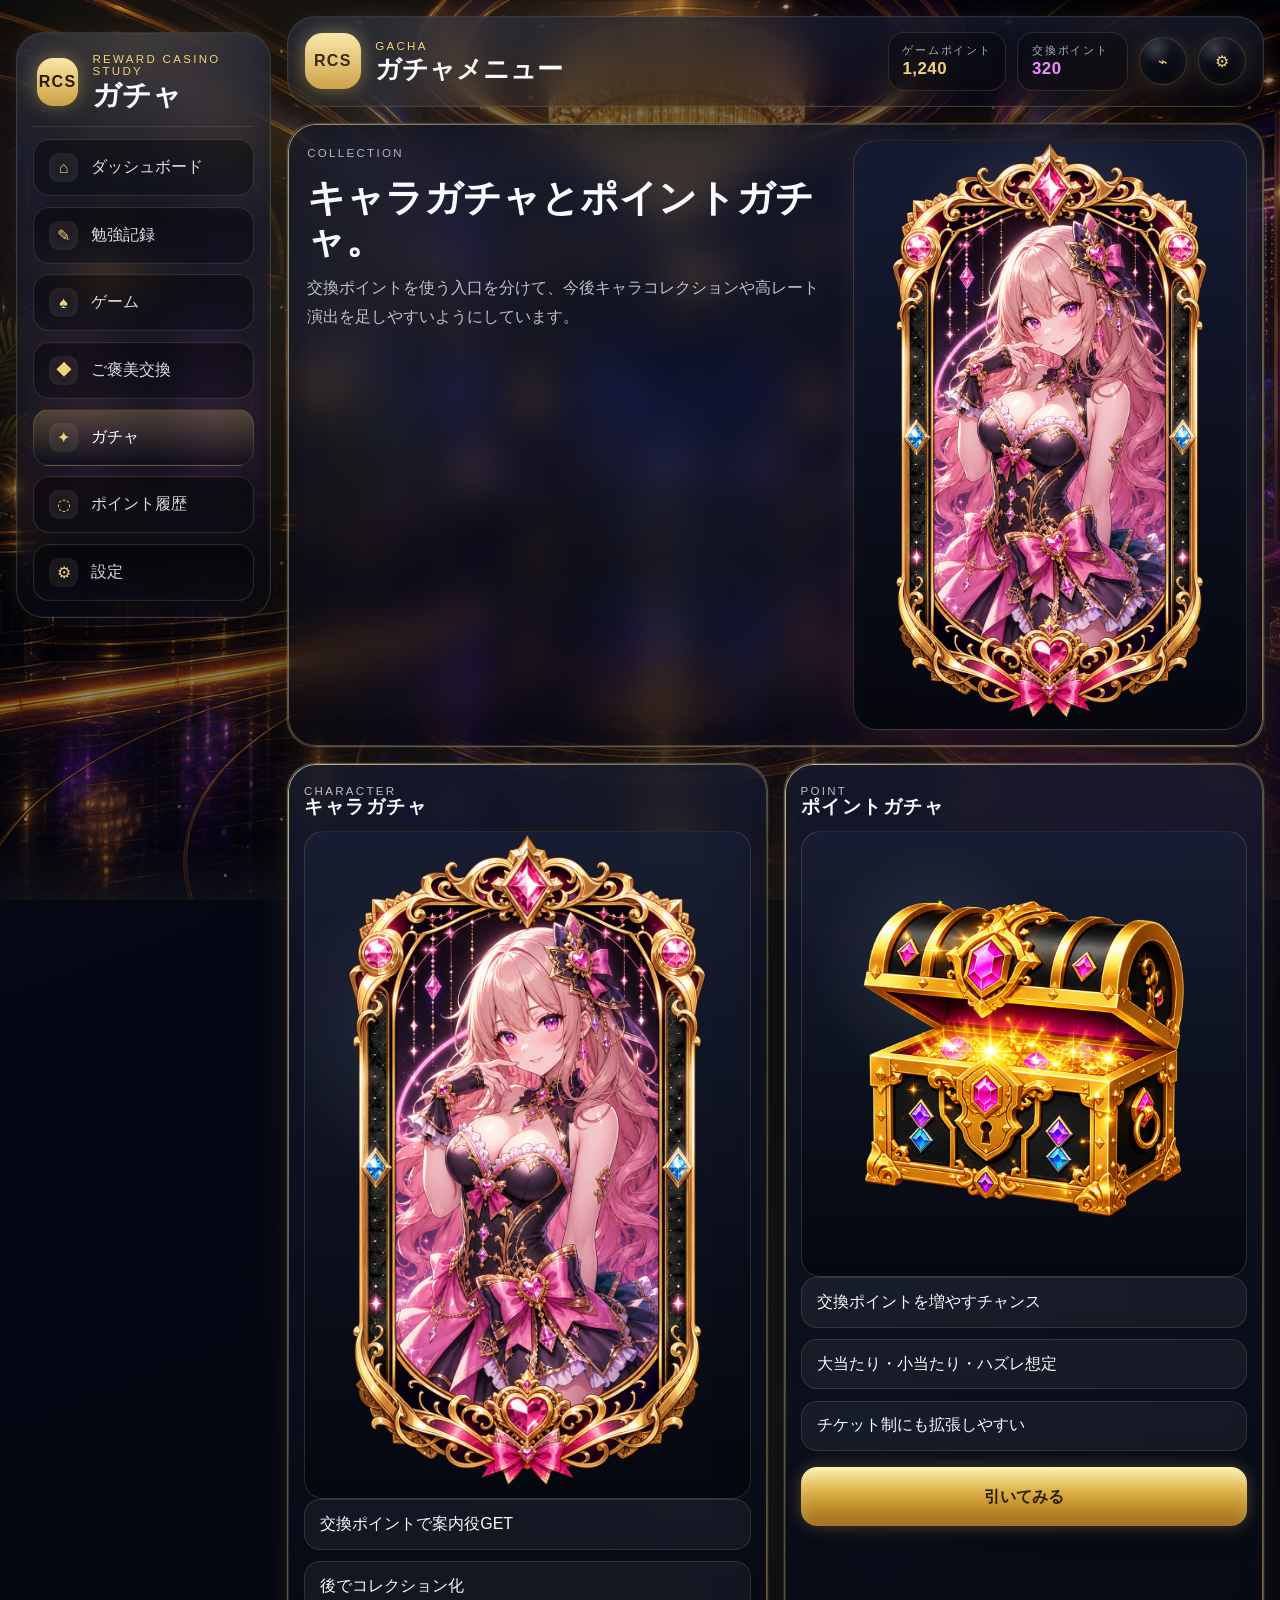
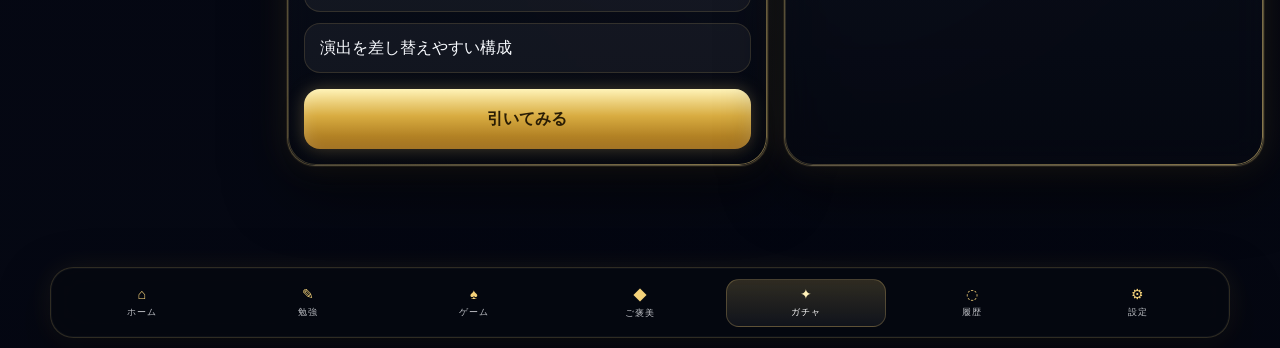
<file: docs/gacha.html>
<!doctype html>
<html lang="ja">
<head>
    <meta charset="UTF-8">
    <meta name="viewport" content="width=device-width, initial-scale=1.0">
    <title>ガチャ | Reward Casino Study</title>
    <link rel="stylesheet" href="css/style.css">
</head>
<body data-page="gacha">
    <div class="page-glow page-glow-a"></div>
    <div class="page-glow page-glow-b"></div>
    <div class="sparkles" aria-hidden="true"></div>
    <div class="shell">
        <aside class="sidebar glass-panel">
            <div class="brand-lockup"><div class="brand-emblem">RCS</div><div><p class="eyebrow">Reward Casino Study</p><h1>ガチャ</h1></div></div>
            <nav class="side-nav" aria-label="サイドメニュー">
                <a class="side-item" href="index.html"><span class="side-icon">⌂</span><span>ダッシュボード</span></a>
                <a class="side-item" href="study.html"><span class="side-icon">✎</span><span>勉強記録</span></a>
                <a class="side-item" href="game.html"><span class="side-icon">♠</span><span>ゲーム</span></a>
                <a class="side-item" href="reward.html"><span class="side-icon">◆</span><span>ご褒美交換</span></a>
                <a class="side-item" href="gacha.html"><span class="side-icon">✦</span><span>ガチャ</span></a>
                <a class="side-item" href="history.html"><span class="side-icon">◌</span><span>ポイント履歴</span></a>
                <a class="side-item" href="settings.html"><span class="side-icon">⚙</span><span>設定</span></a>
            </nav>
        </aside>
        <main class="main page-main">
            <header class="topbar glass-panel">
                <div class="title-block"><div class="app-badge">RCS</div><div><p class="eyebrow">Gacha</p><h2>ガチャメニュー</h2></div></div>
                <div class="status-row"><div class="status-chip status-chip-gold"><span class="chip-label">ゲームポイント</span><strong>1,240</strong></div><div class="status-chip status-chip-violet"><span class="chip-label">交換ポイント</span><strong>320</strong></div><a class="icon-pill" href="history.html">⌁</a><a class="icon-pill" href="settings.html">⚙</a></div>
            </header>
            <section class="page-hero glass-panel gold-frame">
                <div class="page-hero-copy"><p class="eyebrow">Collection</p><h2>キャラガチャとポイントガチャ。</h2><p>交換ポイントを使う入口を分けて、今後キャラコレクションや高レート演出を足しやすいようにしています。</p></div>
                <div class="page-hero-art"><img src="gacha-card.png" alt="ガチャカード"></div>
            </section>
            <section class="page-grid">
                <article class="page-card glass-panel gold-frame" id="character-gacha">
                    <div class="panel-head"><div><p class="eyebrow">Character</p><h3>キャラガチャ</h3></div></div>
                    <div class="art-tile"><img src="gacha-card.png" alt="キャラガチャ"></div>
                    <ul class="page-card-list">
                        <li>交換ポイントで案内役GET</li>
                        <li>後でコレクション化</li>
                        <li>演出を差し替えやすい構成</li>
                    </ul>
                    <a class="action-btn" href="reward.html">引いてみる</a>
                </article>
                <article class="page-card glass-panel gold-frame" id="point-gacha">
                    <div class="panel-head"><div><p class="eyebrow">Point</p><h3>ポイントガチャ</h3></div></div>
                    <div class="art-tile"><img src="treasure-box.png" alt="ポイントガチャ"></div>
                    <ul class="page-card-list">
                        <li>交換ポイントを増やすチャンス</li>
                        <li>大当たり・小当たり・ハズレ想定</li>
                        <li>チケット制にも拡張しやすい</li>
                    </ul>
                    <a class="action-btn" href="history.html">引いてみる</a>
                </article>
            </section>
        </main>
    </div>
    <nav class="bottom-nav glass-panel" aria-label="ボトムナビゲーション">
        <a href="index.html" class="bottom-nav-item"><span>⌂</span><small>ホーム</small></a>
        <a href="study.html" class="bottom-nav-item"><span>✎</span><small>勉強</small></a>
        <a href="game.html" class="bottom-nav-item"><span>♠</span><small>ゲーム</small></a>
        <a href="reward.html" class="bottom-nav-item"><span>◆</span><small>ご褒美</small></a>
        <a href="gacha.html" class="bottom-nav-item"><span>✦</span><small>ガチャ</small></a>
        <a href="history.html" class="bottom-nav-item"><span>◌</span><small>履歴</small></a>
        <a href="settings.html" class="bottom-nav-item"><span>⚙</span><small>設定</small></a>
    </nav>
    <script src="js/main.js"></script>
</body>
</html>
</file>
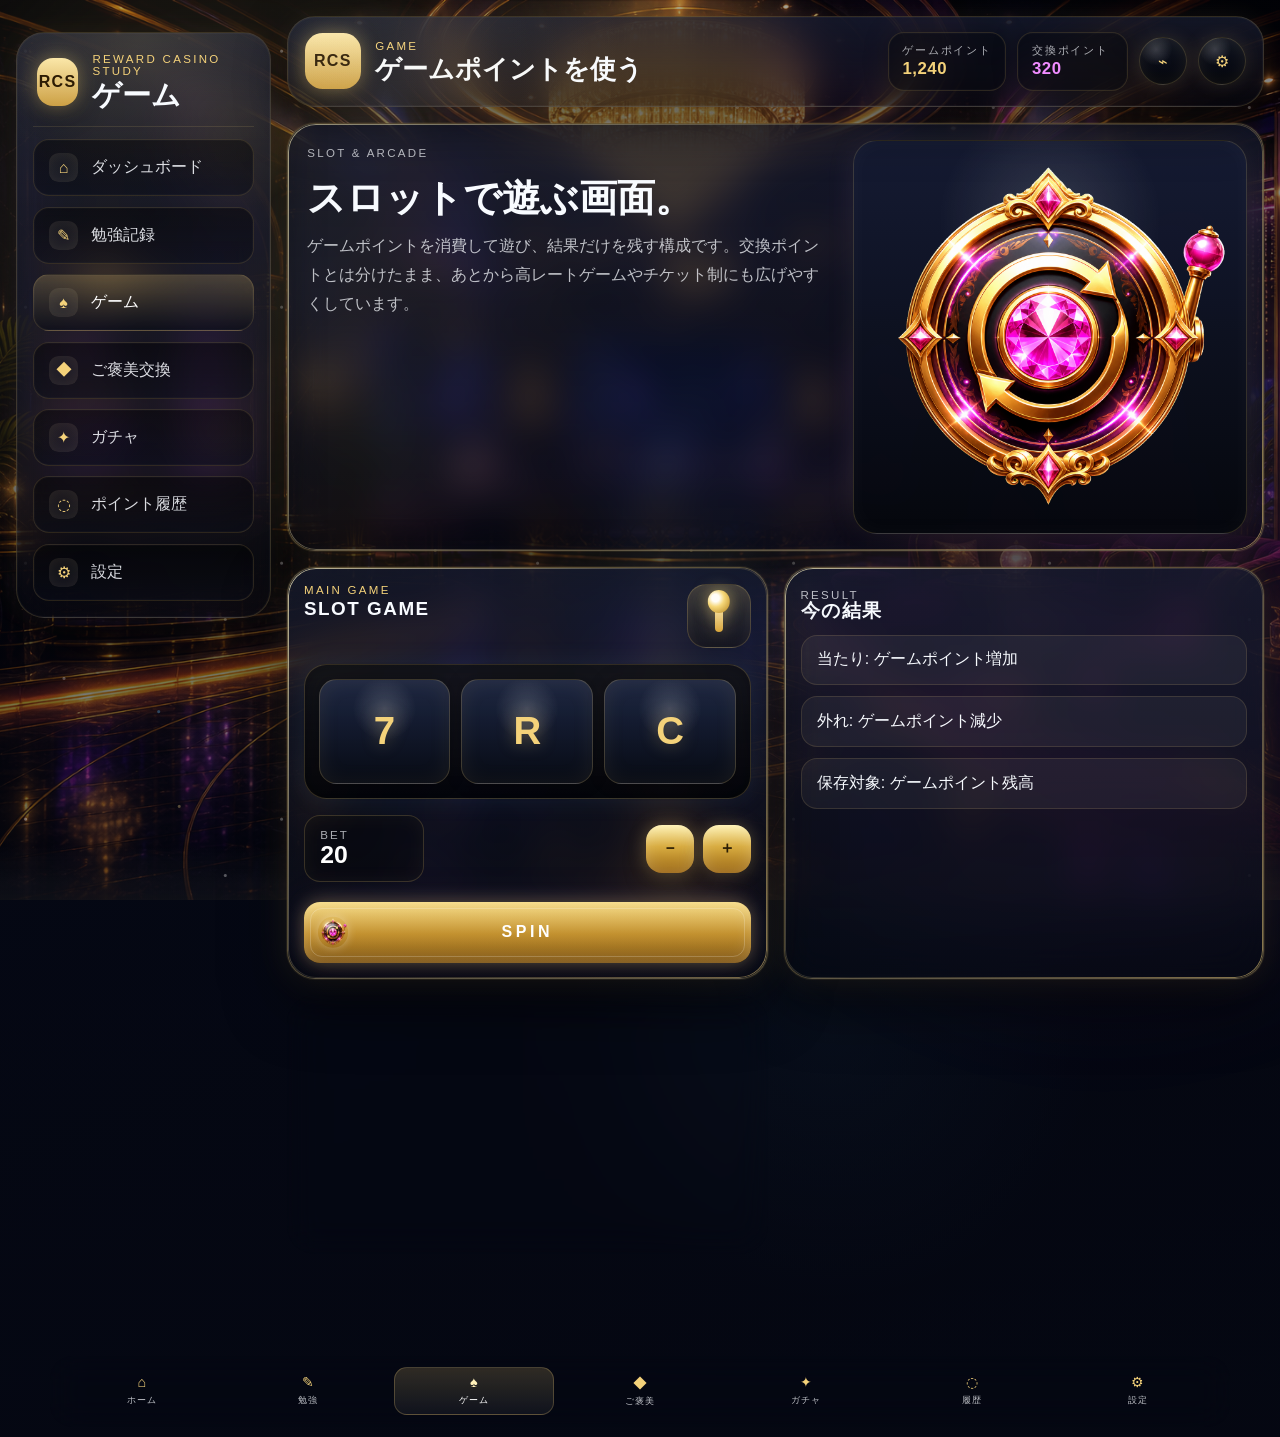
<file: docs/game.html>
<!doctype html>
<html lang="ja">
<head>
    <meta charset="UTF-8">
    <meta name="viewport" content="width=device-width, initial-scale=1.0">
    <title>ゲーム | Reward Casino Study</title>
    <link rel="stylesheet" href="css/style.css">
</head>
<body data-page="game">
    <div class="page-glow page-glow-a"></div>
    <div class="page-glow page-glow-b"></div>
    <div class="sparkles" aria-hidden="true"></div>
    <div class="shell">
        <aside class="sidebar glass-panel">
            <div class="brand-lockup"><div class="brand-emblem">RCS</div><div><p class="eyebrow">Reward Casino Study</p><h1>ゲーム</h1></div></div>
            <nav class="side-nav" aria-label="サイドメニュー">
                <a class="side-item" href="index.html"><span class="side-icon">⌂</span><span>ダッシュボード</span></a>
                <a class="side-item" href="study.html"><span class="side-icon">✎</span><span>勉強記録</span></a>
                <a class="side-item" href="game.html"><span class="side-icon">♠</span><span>ゲーム</span></a>
                <a class="side-item" href="reward.html"><span class="side-icon">◆</span><span>ご褒美交換</span></a>
                <a class="side-item" href="gacha.html"><span class="side-icon">✦</span><span>ガチャ</span></a>
                <a class="side-item" href="history.html"><span class="side-icon">◌</span><span>ポイント履歴</span></a>
                <a class="side-item" href="settings.html"><span class="side-icon">⚙</span><span>設定</span></a>
            </nav>
        </aside>
        <main class="main page-main">
            <header class="topbar glass-panel">
                <div class="title-block"><div class="app-badge">RCS</div><div><p class="eyebrow">Game</p><h2>ゲームポイントを使う</h2></div></div>
                <div class="status-row"><div class="status-chip status-chip-gold"><span class="chip-label">ゲームポイント</span><strong>1,240</strong></div><div class="status-chip status-chip-violet"><span class="chip-label">交換ポイント</span><strong>320</strong></div><a class="icon-pill" href="history.html">⌁</a><a class="icon-pill" href="settings.html">⚙</a></div>
            </header>
            <section class="page-hero glass-panel gold-frame">
                <div class="page-hero-copy"><p class="eyebrow">Slot & arcade</p><h2>スロットで遊ぶ画面。</h2><p>ゲームポイントを消費して遊び、結果だけを残す構成です。交換ポイントとは分けたまま、あとから高レートゲームやチケット制にも広げやすくしています。</p></div>
                <div class="page-hero-art"><img src="spin-badge.png" alt="スロットバッジ"></div>
            </section>
            <section class="page-grid">
                <section class="slot-card glass-panel gold-frame">
                    <div class="panel-head"><div><p class="eyebrow">Main game</p><h3>SLOT GAME</h3></div><div class="lever" aria-hidden="true"><span></span></div></div>
                    <div class="slot-window"><div class="reel" data-reel>7</div><div class="reel" data-reel>R</div><div class="reel" data-reel>C</div></div>
                    <div class="bet-row"><div class="bet-box"><span>BET</span><strong id="betValue">20</strong></div><div class="bet-controls"><button class="chip-btn" type="button" data-bet="-">－</button><button class="chip-btn" type="button" data-bet="+">＋</button></div></div>
                    <button class="spin-btn" type="button" id="spinButton"><span class="spin-ring"></span>SPIN</button>
                </section>
                <article class="page-card glass-panel gold-frame">
                    <div class="panel-head"><div><p class="eyebrow">Result</p><h3>今の結果</h3></div></div>
                    <ul class="page-card-list">
                        <li>当たり: ゲームポイント増加</li>
                        <li>外れ: ゲームポイント減少</li>
                        <li>保存対象: ゲームポイント残高</li>
                    </ul>
                </article>
                <article class="page-card glass-panel gold-frame">
                    <div class="panel-head"><div><p class="eyebrow">Future</p><h3>拡張予定</h3></div></div>
                    <ul class="page-card-list">
                        <li>高レートゲーム入場券</li>
                        <li>交換ポイント獲得チャンス</li>
                        <li>ゲーム終了時の保存選択</li>
                    </ul>
                </article>
            </section>
        </main>
    </div>
    <nav class="bottom-nav glass-panel" aria-label="ボトムナビゲーション">
        <a href="index.html" class="bottom-nav-item"><span>⌂</span><small>ホーム</small></a>
        <a href="study.html" class="bottom-nav-item"><span>✎</span><small>勉強</small></a>
        <a href="game.html" class="bottom-nav-item"><span>♠</span><small>ゲーム</small></a>
        <a href="reward.html" class="bottom-nav-item"><span>◆</span><small>ご褒美</small></a>
        <a href="gacha.html" class="bottom-nav-item"><span>✦</span><small>ガチャ</small></a>
        <a href="history.html" class="bottom-nav-item"><span>◌</span><small>履歴</small></a>
        <a href="settings.html" class="bottom-nav-item"><span>⚙</span><small>設定</small></a>
    </nav>
    <script src="js/main.js"></script>
</body>
</html>
</file>
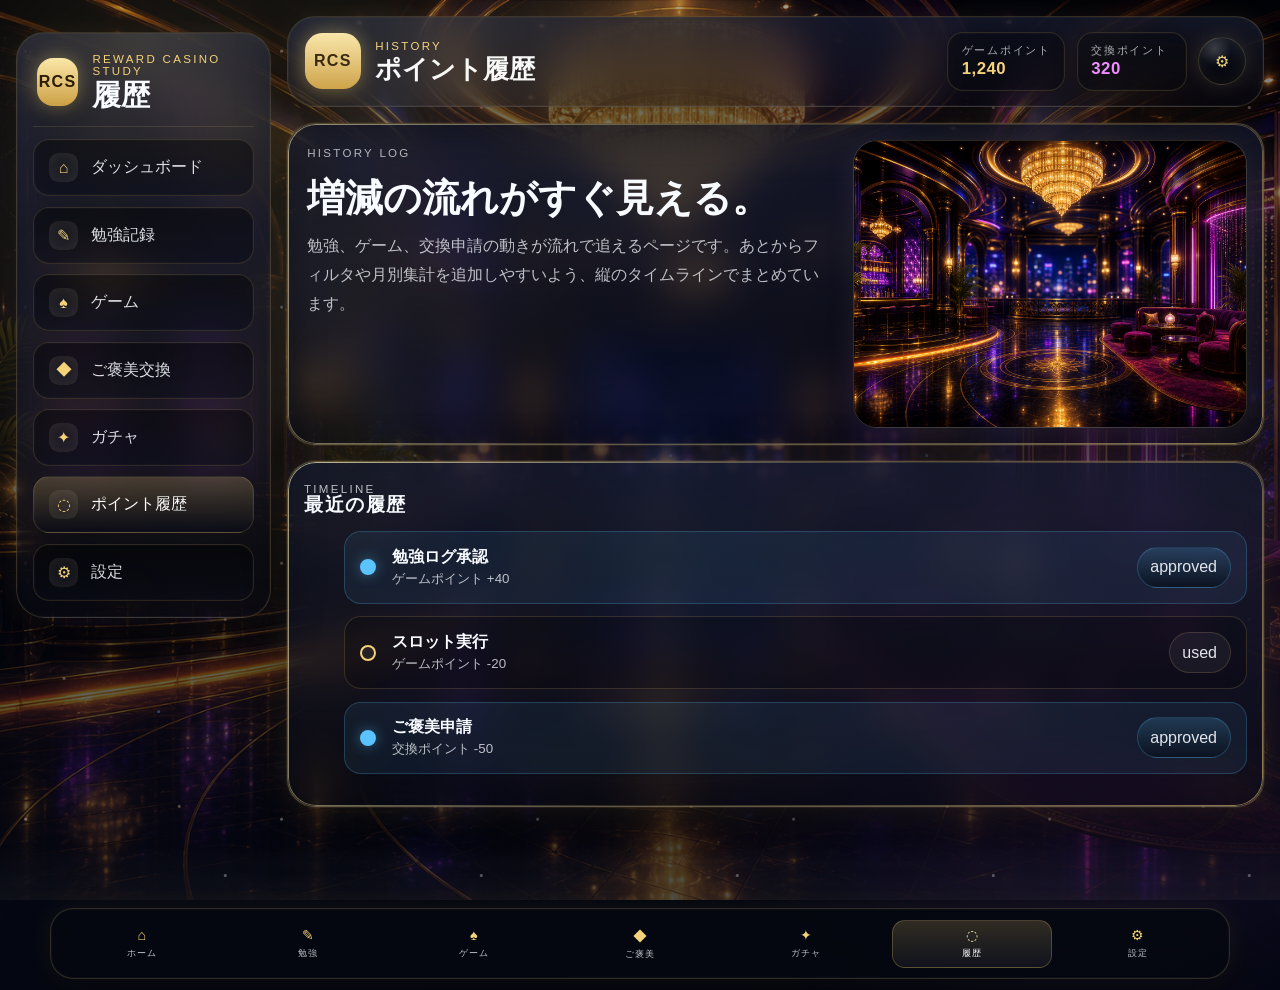
<file: docs/history.html>
<!doctype html>
<html lang="ja">
<head>
    <meta charset="UTF-8">
    <meta name="viewport" content="width=device-width, initial-scale=1.0">
    <title>履歴 | Reward Casino Study</title>
    <link rel="stylesheet" href="css/style.css">
</head>
<body data-page="history">
    <div class="page-glow page-glow-a"></div>
    <div class="page-glow page-glow-b"></div>
    <div class="sparkles" aria-hidden="true"></div>
    <div class="shell">
        <aside class="sidebar glass-panel">
            <div class="brand-lockup"><div class="brand-emblem">RCS</div><div><p class="eyebrow">Reward Casino Study</p><h1>履歴</h1></div></div>
            <nav class="side-nav" aria-label="サイドメニュー">
                <a class="side-item" href="index.html"><span class="side-icon">⌂</span><span>ダッシュボード</span></a>
                <a class="side-item" href="study.html"><span class="side-icon">✎</span><span>勉強記録</span></a>
                <a class="side-item" href="game.html"><span class="side-icon">♠</span><span>ゲーム</span></a>
                <a class="side-item" href="reward.html"><span class="side-icon">◆</span><span>ご褒美交換</span></a>
                <a class="side-item" href="gacha.html"><span class="side-icon">✦</span><span>ガチャ</span></a>
                <a class="side-item" href="history.html"><span class="side-icon">◌</span><span>ポイント履歴</span></a>
                <a class="side-item" href="settings.html"><span class="side-icon">⚙</span><span>設定</span></a>
            </nav>
        </aside>
        <main class="main page-main">
            <header class="topbar glass-panel">
                <div class="title-block"><div class="app-badge">RCS</div><div><p class="eyebrow">History</p><h2>ポイント履歴</h2></div></div>
                <div class="status-row"><div class="status-chip status-chip-gold"><span class="chip-label">ゲームポイント</span><strong>1,240</strong></div><div class="status-chip status-chip-violet"><span class="chip-label">交換ポイント</span><strong>320</strong></div><a class="icon-pill" href="settings.html">⚙</a></div>
            </header>
            <section class="page-hero glass-panel gold-frame">
                <div class="page-hero-copy"><p class="eyebrow">History log</p><h2>増減の流れがすぐ見える。</h2><p>勉強、ゲーム、交換申請の動きが流れで追えるページです。あとからフィルタや月別集計を追加しやすいよう、縦のタイムラインでまとめています。</p></div>
                <div class="page-hero-art"><img src="casino-background.png" alt="カジノ背景"></div>
            </section>
            <section class="page-card glass-panel gold-frame">
                <div class="panel-head"><div><p class="eyebrow">Timeline</p><h3>最近の履歴</h3></div></div>
                <ul class="timeline">
                    <li class="timeline-item done"><span class="timeline-dot"></span><div class="timeline-meta"><strong>勉強ログ承認</strong><small>ゲームポイント +40</small></div><span class="toggle-pill on">approved</span></li>
                    <li class="timeline-item"><span class="timeline-dot"></span><div class="timeline-meta"><strong>スロット実行</strong><small>ゲームポイント -20</small></div><span class="toggle-pill">used</span></li>
                    <li class="timeline-item done"><span class="timeline-dot"></span><div class="timeline-meta"><strong>ご褒美申請</strong><small>交換ポイント -50</small></div><span class="toggle-pill on">approved</span></li>
                </ul>
            </section>
        </main>
    </div>
    <nav class="bottom-nav glass-panel" aria-label="ボトムナビゲーション">
        <a href="index.html" class="bottom-nav-item"><span>⌂</span><small>ホーム</small></a>
        <a href="study.html" class="bottom-nav-item"><span>✎</span><small>勉強</small></a>
        <a href="game.html" class="bottom-nav-item"><span>♠</span><small>ゲーム</small></a>
        <a href="reward.html" class="bottom-nav-item"><span>◆</span><small>ご褒美</small></a>
        <a href="gacha.html" class="bottom-nav-item"><span>✦</span><small>ガチャ</small></a>
        <a href="history.html" class="bottom-nav-item"><span>◌</span><small>履歴</small></a>
        <a href="settings.html" class="bottom-nav-item"><span>⚙</span><small>設定</small></a>
    </nav>
    <script src="js/main.js"></script>
</body>
</html>
</file>
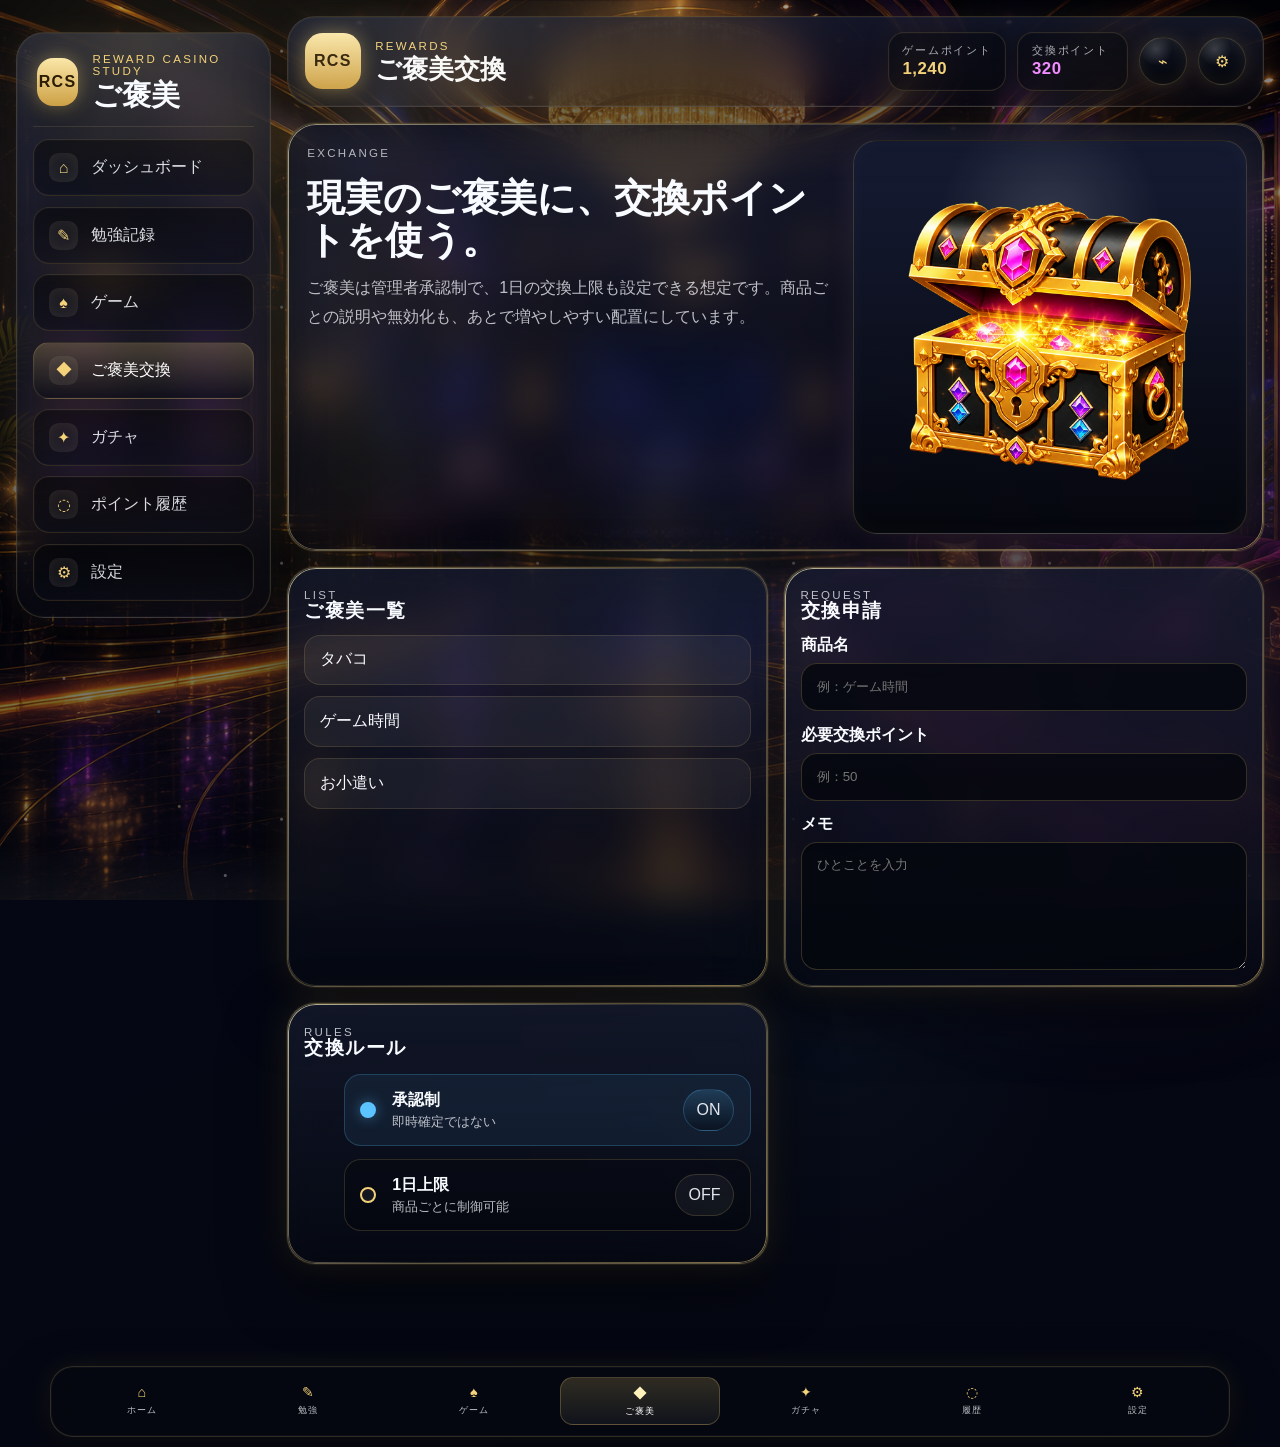
<file: docs/reward.html>
<!doctype html>
<html lang="ja">
<head>
    <meta charset="UTF-8">
    <meta name="viewport" content="width=device-width, initial-scale=1.0">
    <title>ご褒美交換 | Reward Casino Study</title>
    <link rel="stylesheet" href="css/style.css">
</head>
<body data-page="reward">
    <div class="page-glow page-glow-a"></div>
    <div class="page-glow page-glow-b"></div>
    <div class="sparkles" aria-hidden="true"></div>
    <div class="shell">
        <aside class="sidebar glass-panel">
            <div class="brand-lockup"><div class="brand-emblem">RCS</div><div><p class="eyebrow">Reward Casino Study</p><h1>ご褒美</h1></div></div>
            <nav class="side-nav" aria-label="サイドメニュー">
                <a class="side-item" href="index.html"><span class="side-icon">⌂</span><span>ダッシュボード</span></a>
                <a class="side-item" href="study.html"><span class="side-icon">✎</span><span>勉強記録</span></a>
                <a class="side-item" href="game.html"><span class="side-icon">♠</span><span>ゲーム</span></a>
                <a class="side-item" href="reward.html"><span class="side-icon">◆</span><span>ご褒美交換</span></a>
                <a class="side-item" href="gacha.html"><span class="side-icon">✦</span><span>ガチャ</span></a>
                <a class="side-item" href="history.html"><span class="side-icon">◌</span><span>ポイント履歴</span></a>
                <a class="side-item" href="settings.html"><span class="side-icon">⚙</span><span>設定</span></a>
            </nav>
        </aside>
        <main class="main page-main">
            <header class="topbar glass-panel">
                <div class="title-block"><div class="app-badge">RCS</div><div><p class="eyebrow">Rewards</p><h2>ご褒美交換</h2></div></div>
                <div class="status-row"><div class="status-chip status-chip-gold"><span class="chip-label">ゲームポイント</span><strong>1,240</strong></div><div class="status-chip status-chip-violet"><span class="chip-label">交換ポイント</span><strong>320</strong></div><a class="icon-pill" href="history.html">⌁</a><a class="icon-pill" href="settings.html">⚙</a></div>
            </header>
            <section class="page-hero glass-panel gold-frame">
                <div class="page-hero-copy"><p class="eyebrow">Exchange</p><h2>現実のご褒美に、交換ポイントを使う。</h2><p>ご褒美は管理者承認制で、1日の交換上限も設定できる想定です。商品ごとの説明や無効化も、あとで増やしやすい配置にしています。</p></div>
                <div class="page-hero-art"><img src="treasure-box.png" alt="ご褒美イメージ"></div>
            </section>
            <section class="page-grid">
                <article class="page-card glass-panel gold-frame">
                    <div class="panel-head"><div><p class="eyebrow">List</p><h3>ご褒美一覧</h3></div></div>
                    <ul class="page-card-list">
                        <li>タバコ</li>
                        <li>ゲーム時間</li>
                        <li>お小遣い</li>
                    </ul>
                </article>
                <article class="page-card glass-panel gold-frame">
                    <div class="panel-head"><div><p class="eyebrow">Request</p><h3>交換申請</h3></div></div>
                    <div class="form-stack">
                        <div class="field-row"><label>商品名</label><input type="text" placeholder="例：ゲーム時間"></div>
                        <div class="field-row"><label>必要交換ポイント</label><input type="number" placeholder="例：50"></div>
                        <div class="field-row"><label>メモ</label><textarea placeholder="ひとことを入力"></textarea></div>
                    </div>
                </article>
                <article class="page-card glass-panel gold-frame">
                    <div class="panel-head"><div><p class="eyebrow">Rules</p><h3>交換ルール</h3></div></div>
                    <ul class="timeline">
                        <li class="timeline-item done"><span class="timeline-dot"></span><div class="timeline-meta"><strong>承認制</strong><small>即時確定ではない</small></div><span class="toggle-pill on">ON</span></li>
                        <li class="timeline-item"><span class="timeline-dot"></span><div class="timeline-meta"><strong>1日上限</strong><small>商品ごとに制御可能</small></div><span class="toggle-pill">OFF</span></li>
                    </ul>
                </article>
            </section>
        </main>
    </div>
    <nav class="bottom-nav glass-panel" aria-label="ボトムナビゲーション">
        <a href="index.html" class="bottom-nav-item"><span>⌂</span><small>ホーム</small></a>
        <a href="study.html" class="bottom-nav-item"><span>✎</span><small>勉強</small></a>
        <a href="game.html" class="bottom-nav-item"><span>♠</span><small>ゲーム</small></a>
        <a href="reward.html" class="bottom-nav-item"><span>◆</span><small>ご褒美</small></a>
        <a href="gacha.html" class="bottom-nav-item"><span>✦</span><small>ガチャ</small></a>
        <a href="history.html" class="bottom-nav-item"><span>◌</span><small>履歴</small></a>
        <a href="settings.html" class="bottom-nav-item"><span>⚙</span><small>設定</small></a>
    </nav>
    <script src="js/main.js"></script>
</body>
</html>
</file>
<file: docs/css/style.css>
:root {
    --bg: #050814;
    --bg-deep: #02040b;
    --panel: rgba(13, 18, 35, 0.62);
    --panel-strong: rgba(17, 24, 44, 0.84);
    --gold: #f4d27a;
    --gold-deep: #b98a22;
    --gold-glow: rgba(244, 210, 122, 0.42);
    --pink: #f87cc9;
    --blue: #5bc3ff;
    --violet: #b96cff;
    --text: #f8fbff;
    --muted: rgba(248, 251, 255, 0.74);
    --line: rgba(244, 210, 122, 0.2);
    --shadow: 0 24px 60px rgba(0, 0, 0, 0.55);
}

*,
*::before,
*::after {
    box-sizing: border-box;
}

html {
    scroll-behavior: smooth;
}

body {
    margin: 0;
    min-height: 100vh;
    color: var(--text);
    font-family: "Segoe UI", "Hiragino Kaku Gothic ProN", "Yu Gothic", sans-serif;
    background:
        linear-gradient(180deg, rgba(5, 8, 20, 0.34), rgba(5, 8, 20, 0.76)),
        url("../casino-background.png") center center / cover fixed no-repeat,
        radial-gradient(circle at 15% 15%, rgba(255, 255, 255, 0.08), transparent 18%),
        radial-gradient(circle at 80% 12%, rgba(185, 108, 255, 0.18), transparent 16%),
        radial-gradient(circle at 65% 72%, rgba(91, 195, 255, 0.1), transparent 20%),
        linear-gradient(160deg, #0b1327 0%, #050814 42%, #03040a 100%);
    overflow-x: hidden;
}

body::before,
body::after {
    content: "";
    position: fixed;
    inset: 0;
    pointer-events: none;
    z-index: 0;
}

body::before {
    background:
        radial-gradient(ellipse at 50% 0%, rgba(244, 210, 122, 0.18), transparent 22%),
        radial-gradient(circle at 18% 15%, rgba(255, 195, 86, 0.26), transparent 6%),
        radial-gradient(circle at 30% 10%, rgba(255, 255, 255, 0.12), transparent 8%),
        radial-gradient(circle at 82% 11%, rgba(255, 255, 255, 0.08), transparent 7%),
        radial-gradient(circle at 62% 8%, rgba(255, 92, 203, 0.1), transparent 6%);
    filter: blur(1px);
    opacity: 0.95;
}

body::after {
    background:
        linear-gradient(transparent 0 94%, rgba(255, 255, 255, 0.05) 100%),
        radial-gradient(circle at 25% 30%, rgba(255, 255, 255, 0.08), transparent 15%),
        radial-gradient(circle at 80% 28%, rgba(244, 210, 122, 0.08), transparent 14%),
        radial-gradient(circle at 55% 64%, rgba(91, 195, 255, 0.1), transparent 18%);
    mix-blend-mode: screen;
    opacity: 0.8;
}

a {
    color: inherit;
    text-decoration: none;
}

button {
    font: inherit;
}

.page-glow {
    position: fixed;
    width: 42rem;
    aspect-ratio: 1;
    border-radius: 50%;
    filter: blur(85px);
    opacity: 0.35;
    pointer-events: none;
    z-index: 0;
}

.page-glow-a {
    background: rgba(244, 210, 122, 0.28);
    top: -8rem;
    left: -6rem;
}

.page-glow-b {
    background: rgba(185, 108, 255, 0.24);
    right: -10rem;
    top: 18rem;
}

.sparkles {
    position: fixed;
    inset: 0;
    pointer-events: none;
    z-index: 0;
    background-image:
        radial-gradient(circle at 10% 20%, rgba(255, 255, 255, 0.9) 0 1px, transparent 2px),
        radial-gradient(circle at 25% 65%, rgba(255, 255, 255, 0.7) 0 1px, transparent 2px),
        radial-gradient(circle at 70% 15%, rgba(255, 224, 140, 0.8) 0 1px, transparent 2px),
        radial-gradient(circle at 88% 42%, rgba(255, 255, 255, 0.8) 0 1px, transparent 2px),
        radial-gradient(circle at 62% 78%, rgba(91, 195, 255, 0.8) 0 1px, transparent 2px);
    background-size: 16rem 16rem;
    opacity: 0.4;
    animation: sparkleDrift 16s linear infinite;
}

.shell {
    position: relative;
    z-index: 1;
    display: grid;
    grid-template-columns: 255px minmax(0, 1fr);
    gap: 1rem;
    min-height: 100vh;
    padding: 1rem 1rem 7rem;
}

.glass-panel {
    backdrop-filter: blur(18px);
    -webkit-backdrop-filter: blur(18px);
    background: linear-gradient(180deg, rgba(23, 29, 49, 0.72), rgba(7, 10, 18, 0.5));
    border: 1px solid rgba(244, 210, 122, 0.18);
    box-shadow:
        0 0 0 1px rgba(255, 255, 255, 0.03) inset,
        0 18px 52px rgba(0, 0, 0, 0.45),
        0 0 28px rgba(244, 210, 122, 0.08);
}

.sidebar {
    position: sticky;
    top: 1rem;
    align-self: start;
    border-radius: 28px;
    padding: 1rem;
    overflow: hidden;
}

.sidebar::before {
    content: "";
    position: absolute;
    inset: 0;
    background:
        radial-gradient(circle at 50% 0%, rgba(244, 210, 122, 0.13), transparent 28%),
        linear-gradient(180deg, rgba(255, 255, 255, 0.04), transparent 35%);
    pointer-events: none;
}

.brand-lockup {
    position: relative;
    display: flex;
    gap: 0.9rem;
    align-items: center;
    padding: 0.25rem 0.25rem 1rem;
    margin-bottom: 0.75rem;
    border-bottom: 1px solid rgba(244, 210, 122, 0.12);
}

.brand-emblem,
.app-badge {
    display: grid;
    place-items: center;
    width: 3rem;
    height: 3rem;
    border-radius: 1rem;
    background:
        linear-gradient(180deg, rgba(255, 235, 171, 0.98), rgba(241, 187, 74, 0.82));
    color: #2d1c04;
    font-weight: 900;
    letter-spacing: 0.08em;
    box-shadow:
        0 0 20px rgba(244, 210, 122, 0.45),
        0 10px 24px rgba(0, 0, 0, 0.3);
}

.app-badge {
    width: 3.5rem;
    height: 3.5rem;
    border-radius: 1.1rem;
}

.eyebrow {
    margin: 0 0 0.2rem;
    font-size: 0.72rem;
    letter-spacing: 0.2em;
    text-transform: uppercase;
    color: var(--gold);
}

.brand-lockup h1,
.topbar h2,
.panel-head h3,
.feature-card h3 {
    margin: 0;
    line-height: 1.05;
}

.brand-lockup h1 {
    font-size: 1.8rem;
}

.side-nav {
    display: grid;
    gap: 0.65rem;
    position: relative;
    z-index: 1;
}

.side-item {
    display: flex;
    align-items: center;
    gap: 0.8rem;
    min-height: 3.25rem;
    padding: 0.82rem 0.95rem;
    border-radius: 1rem;
    color: rgba(248, 251, 255, 0.88);
    border: 1px solid rgba(244, 210, 122, 0.15);
    background:
        linear-gradient(180deg, rgba(0, 0, 0, 0.42), rgba(9, 12, 24, 0.5));
    box-shadow: inset 0 0 0 1px rgba(255, 255, 255, 0.02);
    transition: transform 180ms ease, box-shadow 180ms ease, border-color 180ms ease, color 180ms ease;
}

.side-item:hover,
.side-item:focus-visible {
    transform: translateX(4px);
    border-color: rgba(244, 210, 122, 0.45);
    box-shadow:
        0 0 0 1px rgba(244, 210, 122, 0.16) inset,
        0 0 22px rgba(244, 210, 122, 0.18),
        0 0 28px rgba(185, 108, 255, 0.08);
    color: #fff;
}

.side-item.active {
    background:
        linear-gradient(180deg, rgba(244, 210, 122, 0.22), rgba(8, 11, 22, 0.62));
    color: #fff;
}

.side-icon {
    display: grid;
    place-items: center;
    width: 1.8rem;
    height: 1.8rem;
    border-radius: 0.6rem;
    color: var(--gold);
    background: rgba(255, 255, 255, 0.05);
    box-shadow: inset 0 0 14px rgba(244, 210, 122, 0.08);
}

.main {
    display: grid;
    gap: 1rem;
    min-width: 0;
}

.topbar {
    display: flex;
    align-items: center;
    justify-content: space-between;
    gap: 1rem;
    border-radius: 28px;
    padding: 0.95rem 1.05rem;
    overflow: hidden;
    position: relative;
}

.topbar::after {
    content: "";
    position: absolute;
    inset: 0;
    background:
        linear-gradient(90deg, rgba(255, 255, 255, 0.05), transparent 35%),
        radial-gradient(circle at 18% 30%, rgba(244, 210, 122, 0.08), transparent 22%);
    pointer-events: none;
}

.title-block {
    display: flex;
    align-items: center;
    gap: 0.9rem;
    min-width: 0;
}

.title-block h2 {
    font-size: clamp(1.2rem, 2vw, 1.75rem);
}

.status-row {
    display: flex;
    align-items: center;
    justify-content: flex-end;
    flex-wrap: wrap;
    gap: 0.7rem;
}

.status-chip {
    display: flex;
    flex-direction: column;
    gap: 0.1rem;
    min-width: 6.9rem;
    padding: 0.65rem 0.85rem;
    border-radius: 1rem;
    border: 1px solid rgba(244, 210, 122, 0.15);
    background: rgba(5, 7, 13, 0.5);
    box-shadow:
        inset 0 0 0 1px rgba(255, 255, 255, 0.02),
        0 0 24px rgba(0, 0, 0, 0.25);
}

.status-chip strong {
    font-size: 1.05rem;
    letter-spacing: 0.03em;
}

.chip-label {
    font-size: 0.68rem;
    letter-spacing: 0.16em;
    text-transform: uppercase;
    color: rgba(248, 251, 255, 0.68);
}

.status-chip-gold strong {
    color: var(--gold);
}

.status-chip-violet strong {
    color: #f08cff;
}

.icon-pill {
    width: 3rem;
    height: 3rem;
    border: 1px solid rgba(244, 210, 122, 0.2);
    border-radius: 999px;
    color: var(--gold);
    background:
        radial-gradient(circle at 35% 25%, rgba(255, 255, 255, 0.18), transparent 35%),
        linear-gradient(180deg, rgba(17, 21, 34, 0.92), rgba(4, 6, 12, 0.96));
    box-shadow:
        inset 0 0 16px rgba(244, 210, 122, 0.08),
        0 0 20px rgba(244, 210, 122, 0.12);
    cursor: pointer;
}

.hero-grid {
    display: grid;
    grid-template-columns: minmax(340px, 1.15fr) minmax(300px, 0.95fr) minmax(270px, 0.9fr);
    gap: 1rem;
    align-items: stretch;
}

.hero-left,
.slot-card,
.study-card,
.feature-card {
    border-radius: 28px;
    position: relative;
    overflow: hidden;
}

.hero-left {
    position: relative;
    min-height: clamp(24rem, 56vh, 34rem);
    display: grid;
    align-content: start;
    gap: 1rem;
    padding: 1rem;
    overflow: visible;
    z-index: 2;
    height: 100%;
}

.stage-panel::before {
    content: "";
    position: absolute;
    inset: 0;
    background:
        radial-gradient(circle at 50% 20%, rgba(255, 255, 255, 0.06), transparent 18%),
        linear-gradient(180deg, rgba(255, 255, 255, 0.03), transparent 40%),
        radial-gradient(circle at 25% 10%, rgba(244, 210, 122, 0.12), transparent 18%),
        radial-gradient(circle at 78% 18%, rgba(185, 108, 255, 0.12), transparent 18%);
    pointer-events: none;
}

.speech-bubble {
    position: relative;
    top: 1rem;
    right: 1rem;
    max-width: min(39rem, 100%);
    width: fit-content;
    padding: 1.05rem 1.2rem;
    border-radius: 1.4rem;
    background:
        linear-gradient(180deg, rgba(255, 159, 216, 0.2), rgba(13, 11, 26, 0.72)),
        rgba(17, 14, 32, 0.75);
    border: 1px solid rgba(248, 124, 201, 0.42);
    box-shadow:
        0 0 18px rgba(248, 124, 201, 0.3),
        0 0 30px rgba(185, 108, 255, 0.2),
        inset 0 0 0 1px rgba(255, 255, 255, 0.03);
    color: #fff8fd;
    font-size: 1rem;
    line-height: 1.7;
    z-index: 4;
    box-sizing: border-box;
}

.speech-bubble::after {
    content: "";
    position: absolute;
    left: 2rem;
    bottom: -0.55rem;
    width: 1rem;
    height: 1rem;
    background: inherit;
    border-left: 1px solid rgba(248, 124, 201, 0.42);
    border-bottom: 1px solid rgba(248, 124, 201, 0.42);
    transform: rotate(45deg);
    box-shadow: 0 0 20px rgba(248, 124, 201, 0.18);
}

.hero-tags {
    display: flex;
    flex-wrap: wrap;
    gap: 0.55rem;
}

.hero-tags span {
    padding: 0.5rem 0.8rem;
    border-radius: 999px;
    border: 1px solid rgba(244, 210, 122, 0.18);
    background: rgba(255, 255, 255, 0.05);
    color: rgba(248, 251, 255, 0.86);
    font-size: 0.8rem;
}

.slot-card,
.study-card {
    padding: 1rem;
    min-height: 0;
    align-self: start;
}

.gold-frame {
    border: 1px solid rgba(244, 210, 122, 0.34);
    box-shadow:
        0 0 0 1px rgba(255, 255, 255, 0.04) inset,
        0 0 0 1px rgba(244, 210, 122, 0.08),
        0 0 32px rgba(244, 210, 122, 0.1),
        var(--shadow);
}

.gold-frame::before {
    content: "";
    position: absolute;
    inset: 0;
    border-radius: inherit;
    padding: 1px;
    background: linear-gradient(130deg, rgba(255, 244, 194, 0.72), rgba(255, 208, 93, 0.08), rgba(244, 210, 122, 0.55));
    mask:
        linear-gradient(#000 0 0) content-box,
        linear-gradient(#000 0 0);
    mask-composite: exclude;
    pointer-events: none;
}

.panel-head {
    display: flex;
    justify-content: space-between;
    align-items: start;
    gap: 1rem;
    margin-bottom: 1rem;
}

.panel-head h3 {
    font-size: 1.18rem;
    letter-spacing: 0.08em;
}

.lever {
    width: 4rem;
    height: 4rem;
    border-radius: 1.2rem;
    display: grid;
    place-items: center;
    background:
        linear-gradient(180deg, rgba(255, 233, 160, 0.16), rgba(0, 0, 0, 0.2)),
        rgba(0, 0, 0, 0.2);
    border: 1px solid rgba(244, 210, 122, 0.22);
    box-shadow: inset 0 0 22px rgba(244, 210, 122, 0.08);
}

.lever span {
    position: relative;
    width: 0.5rem;
    height: 2rem;
    border-radius: 999px;
    background: linear-gradient(180deg, #fff4cc, #d9a73c);
    box-shadow: 0 0 18px rgba(244, 210, 122, 0.5);
}

.lever span::after {
    content: "";
    position: absolute;
    top: -0.6rem;
    left: 50%;
    width: 1.4rem;
    height: 1.4rem;
    translate: -50% 0;
    border-radius: 50%;
    background: radial-gradient(circle at 35% 35%, #fffdf7 0 18%, #f6d87a 42%, #b37f18 100%);
    box-shadow: 0 0 16px rgba(244, 210, 122, 0.55);
}

.slot-window {
    display: grid;
    grid-template-columns: repeat(3, minmax(0, 1fr));
    gap: 0.7rem;
    padding: 0.85rem;
    border-radius: 1.4rem;
    background:
        linear-gradient(180deg, rgba(255, 255, 255, 0.06), transparent),
        rgba(3, 4, 8, 0.78);
    border: 1px solid rgba(244, 210, 122, 0.18);
    box-shadow:
        inset 0 0 20px rgba(0, 0, 0, 0.34),
        0 0 28px rgba(91, 195, 255, 0.08);
}

.reel {
    display: grid;
    place-items: center;
    min-height: 6.6rem;
    border-radius: 1.1rem;
    background:
        radial-gradient(circle at 50% 28%, rgba(255, 255, 255, 0.18), transparent 32%),
        linear-gradient(180deg, rgba(31, 41, 70, 0.92), rgba(7, 11, 21, 0.96));
    border: 1px solid rgba(244, 210, 122, 0.22);
    box-shadow:
        inset 0 0 22px rgba(244, 210, 122, 0.08),
        0 0 16px rgba(0, 0, 0, 0.28);
    font-size: clamp(1.75rem, 3vw, 2.5rem);
    font-weight: 900;
    color: var(--gold);
    text-shadow: 0 0 18px rgba(244, 210, 122, 0.4);
}

.bet-row {
    display: flex;
    align-items: center;
    justify-content: space-between;
    gap: 0.8rem;
    margin: 1rem 0;
}

.bet-box {
    min-width: 7.5rem;
    padding: 0.8rem 0.95rem;
    border-radius: 1rem;
    background: rgba(0, 0, 0, 0.28);
    border: 1px solid rgba(244, 210, 122, 0.2);
    box-shadow: inset 0 0 18px rgba(244, 210, 122, 0.05);
}

.bet-box span {
    display: block;
    font-size: 0.72rem;
    letter-spacing: 0.18em;
    color: rgba(248, 251, 255, 0.68);
}

.bet-box strong {
    font-size: 1.55rem;
    color: #fff;
}

.bet-controls {
    display: flex;
    gap: 0.55rem;
}

.chip-btn,
.action-btn,
.spin-btn,
.record-btn {
    border: 0;
    border-radius: 1rem;
    cursor: pointer;
    transition: transform 150ms ease, box-shadow 150ms ease, filter 150ms ease;
}

.chip-btn,
.record-btn,
.action-btn {
    min-height: 3rem;
    padding: 0.78rem 1rem;
    color: #2a1d05;
    background: linear-gradient(180deg, #fff2b2, #d8ac41 45%, #9b6712);
    box-shadow:
        0 0 18px rgba(244, 210, 122, 0.28),
        inset 0 0 16px rgba(255, 255, 255, 0.18),
        0 12px 24px rgba(0, 0, 0, 0.24);
    font-weight: 800;
}

.chip-btn:hover,
.action-btn:hover,
.spin-btn:hover,
.record-btn:hover {
    transform: translateY(-3px);
    filter: brightness(1.04);
}

.chip-btn:active,
.action-btn:active,
.spin-btn:active,
.record-btn:active {
    transform: translateY(1px) scale(0.98);
}

.spin-btn {
    position: relative;
    width: 100%;
    min-height: 3.8rem;
    margin-top: 0.2rem;
    color: #fff;
    letter-spacing: 0.22em;
    font-weight: 900;
    background:
        linear-gradient(180deg, rgba(255, 236, 171, 0.2), transparent),
        linear-gradient(180deg, #f4d67b, #bd8823 52%, #7d5312);
    box-shadow:
        0 0 18px rgba(244, 210, 122, 0.35),
        0 0 40px rgba(185, 108, 255, 0.1),
        inset 0 0 18px rgba(255, 255, 255, 0.18),
        0 18px 24px rgba(0, 0, 0, 0.24);
}

.spin-ring {
    position: absolute;
    inset: 0.35rem;
    border-radius: 0.75rem;
    border: 1px solid rgba(255, 255, 255, 0.2);
    pointer-events: none;
}

.spin-btn::before {
    content: "";
    position: absolute;
    left: 0.85rem;
    top: 50%;
    width: 1.9rem;
    height: 1.9rem;
    border-radius: 50%;
    translate: 0 -50%;
    background:
        radial-gradient(circle at 35% 30%, rgba(255, 255, 255, 0.55), transparent 25%),
        url("../spin-badge.png") center / cover no-repeat;
    box-shadow: 0 0 10px rgba(255, 255, 255, 0.32);
}

.progress-list {
    display: grid;
    gap: 0.95rem;
}

.progress-item {
    padding: 0.95rem;
    border-radius: 1.1rem;
    background:
        linear-gradient(180deg, rgba(255, 255, 255, 0.05), transparent),
        rgba(0, 0, 0, 0.22);
    border: 1px solid rgba(244, 210, 122, 0.16);
}

.progress-meta {
    display: flex;
    align-items: center;
    gap: 0.9rem;
    margin-bottom: 0.7rem;
}

.progress-meta p {
    margin: 0 0 0.2rem;
    color: rgba(248, 251, 255, 0.68);
    font-size: 0.82rem;
}

.progress-meta strong {
    font-size: 1.1rem;
}

.progress-icon {
    width: 2.65rem;
    height: 2.65rem;
    display: grid;
    place-items: center;
    border-radius: 0.95rem;
    background:
        radial-gradient(circle at 30% 30%, rgba(255, 255, 255, 0.2), transparent 38%),
        linear-gradient(180deg, rgba(91, 195, 255, 0.92), rgba(17, 94, 146, 0.98));
    box-shadow:
        0 0 18px rgba(91, 195, 255, 0.28),
        inset 0 0 14px rgba(255, 255, 255, 0.12);
}

.bar {
    position: relative;
    height: 0.75rem;
    border-radius: 999px;
    overflow: hidden;
    background: rgba(255, 255, 255, 0.06);
    box-shadow: inset 0 0 10px rgba(0, 0, 0, 0.35);
}

.bar span {
    display: block;
    height: 100%;
    border-radius: inherit;
    background:
        linear-gradient(90deg, rgba(102, 197, 255, 0.95), rgba(144, 94, 255, 0.96), rgba(255, 110, 198, 0.96));
    box-shadow: 0 0 18px rgba(91, 195, 255, 0.35);
}

.record-btn {
    width: 100%;
    margin-top: 1rem;
    min-height: 3.6rem;
}

.feature-grid {
    display: grid;
    grid-template-columns: repeat(3, minmax(0, 1fr));
    gap: 1rem;
}

.feature-card {
    padding: 1rem;
    min-height: 19rem;
    display: flex;
    flex-direction: column;
    justify-content: space-between;
}

.feature-head {
    display: flex;
    gap: 0.85rem;
    align-items: start;
}

.feature-badge {
    width: 2.55rem;
    height: 2.55rem;
    border-radius: 0.9rem;
    display: grid;
    place-items: center;
    color: #231603;
    font-weight: 900;
    background:
        linear-gradient(180deg, rgba(255, 243, 186, 1), rgba(243, 196, 74, 0.95));
    box-shadow:
        0 0 20px rgba(244, 210, 122, 0.28),
        inset 0 0 16px rgba(255, 255, 255, 0.22);
}

.feature-card p {
    margin: 0.25rem 0 0;
    color: var(--muted);
}

.feature-art {
    position: relative;
    min-height: 9rem;
    display: grid;
    place-items: center;
    border-radius: 1.3rem;
    border: 1px solid rgba(244, 210, 122, 0.16);
    overflow: hidden;
}

.guide-strip {
    padding: 1rem;
    border-radius: 28px;
    display: grid;
    gap: 0.95rem;
}

.guide-strip-head {
    display: flex;
    align-items: start;
    justify-content: space-between;
    gap: 1rem;
}

.guide-strip-head h3 {
    margin: 0;
    font-size: 1.1rem;
    letter-spacing: 0.02em;
}

.guide-strip-note {
    align-self: center;
    white-space: nowrap;
    padding: 0.55rem 0.8rem;
    border-radius: 999px;
    color: var(--gold);
    background: rgba(244, 210, 122, 0.08);
    border: 1px solid rgba(244, 210, 122, 0.16);
}

.guide-row {
    display: grid;
    grid-template-columns: repeat(5, minmax(0, 1fr));
    gap: 0.75rem;
}

.guide-card {
    position: relative;
    padding: 0.75rem;
    border-radius: 1.25rem;
    background:
        linear-gradient(180deg, rgba(255, 255, 255, 0.06), transparent 28%),
        rgba(0, 0, 0, 0.18);
    border: 1px solid rgba(244, 210, 122, 0.14);
    box-shadow: inset 0 0 14px rgba(255, 255, 255, 0.03);
}

.guide-card-active {
    border-color: rgba(244, 210, 122, 0.34);
    box-shadow:
        0 0 24px rgba(244, 210, 122, 0.12),
        inset 0 0 18px rgba(244, 210, 122, 0.07);
}

.guide-card-badge {
    position: absolute;
    top: 0.55rem;
    right: 0.55rem;
    z-index: 2;
    padding: 0.22rem 0.45rem;
    border-radius: 999px;
    font-size: 0.68rem;
    color: #221604;
    background: linear-gradient(180deg, #fff1b7, #ddb04d);
    box-shadow: 0 0 12px rgba(244, 210, 122, 0.22);
}

.guide-portrait {
    position: relative;
    overflow: hidden;
    min-height: 10.5rem;
    border-radius: 1rem;
    border: 1px solid rgba(244, 210, 122, 0.16);
    background:
        radial-gradient(circle at 50% 30%, rgba(255, 255, 255, 0.08), transparent 30%),
        linear-gradient(180deg, rgba(20, 27, 49, 0.9), rgba(6, 8, 15, 0.96));
}

.guide-portrait img {
    position: absolute;
    inset: 0;
    width: 100%;
    height: 100%;
    object-fit: cover;
    object-position: center top;
}

.guide-portrait::after {
    content: "";
    position: absolute;
    inset: 0;
    background:
        linear-gradient(180deg, transparent 0 50%, rgba(0, 0, 0, 0.28) 100%),
        radial-gradient(circle at 50% 18%, rgba(255, 255, 255, 0.12), transparent 26%);
    pointer-events: none;
}

.guide-portrait-image {
    background: linear-gradient(180deg, rgba(91, 195, 255, 0.14), rgba(248, 124, 201, 0.1));
}

.guide-portrait-violet {
    background:
        radial-gradient(circle at 30% 24%, rgba(185, 108, 255, 0.32), transparent 20%),
        linear-gradient(180deg, rgba(31, 19, 53, 0.96), rgba(7, 8, 15, 0.96));
}

.guide-portrait-violet::before,
.guide-portrait-gold::before,
.guide-portrait-rose::before,
.guide-portrait-pink::before {
    content: "";
    position: absolute;
    inset: 0;
    background:
        radial-gradient(circle at 50% 32%, rgba(255, 255, 255, 0.14), transparent 24%),
        linear-gradient(180deg, transparent 0 55%, rgba(0, 0, 0, 0.38) 100%);
}

.guide-portrait-gold {
    background:
        radial-gradient(circle at 30% 24%, rgba(244, 210, 122, 0.32), transparent 20%),
        linear-gradient(180deg, rgba(44, 28, 10, 0.96), rgba(7, 8, 15, 0.96));
}

.guide-portrait-rose {
    background:
        radial-gradient(circle at 30% 24%, rgba(255, 138, 188, 0.28), transparent 20%),
        linear-gradient(180deg, rgba(43, 18, 34, 0.96), rgba(7, 8, 15, 0.96));
}

.guide-portrait-pink {
    background:
        radial-gradient(circle at 30% 24%, rgba(248, 124, 201, 0.32), transparent 20%),
        linear-gradient(180deg, rgba(55, 18, 41, 0.96), rgba(7, 8, 15, 0.96));
}

.guide-card h4 {
    margin: 0.7rem 0 0;
    font-size: 0.95rem;
    text-align: center;
    letter-spacing: 0.03em;
}

.card-art-girl {
    background:
        radial-gradient(circle at 50% 35%, rgba(255, 255, 255, 0.08), transparent 25%),
        linear-gradient(180deg, rgba(255, 124, 201, 0.12), rgba(91, 195, 255, 0.1)),
        rgba(255, 255, 255, 0.04);
}

.card-art-girl::before {
    content: "♡";
    font-size: 3rem;
    color: rgba(255, 255, 255, 0.9);
    text-shadow: 0 0 18px rgba(255, 124, 201, 0.6);
}

.card-art-treasure {
    background:
        radial-gradient(circle at 50% 30%, rgba(255, 241, 193, 0.14), transparent 24%),
        linear-gradient(180deg, rgba(91, 195, 255, 0.15), rgba(185, 108, 255, 0.08)),
        rgba(255, 255, 255, 0.04);
}

.card-art-treasure::before {
    content: "✦";
    font-size: 3.2rem;
    color: #fff1b6;
    text-shadow: 0 0 20px rgba(244, 210, 122, 0.7);
}

.reward-list {
    display: grid;
    gap: 0.65rem;
    margin: 0.5rem 0 0;
    padding: 0;
    list-style: none;
}

.reward-list li {
    padding: 0.78rem 0.9rem;
    border-radius: 0.95rem;
    border: 1px solid rgba(244, 210, 122, 0.16);
    background: rgba(255, 255, 255, 0.05);
}

.action-btn {
    width: 100%;
    margin-top: 1rem;
    min-height: 3.7rem;
    font-size: 1.02rem;
}

.bottom-nav {
    position: fixed;
    left: 50%;
    bottom: 0.65rem;
    transform: translateX(-50%);
    z-index: 5;
    width: min(1180px, calc(100vw - 1rem));
    border-radius: 1.45rem;
    padding: 0.65rem 0.7rem;
    display: grid;
    grid-template-columns: repeat(7, minmax(0, 1fr));
    gap: 0.4rem;
    background: rgba(5, 8, 15, 0.8);
}

.bottom-nav-item {
    display: grid;
    justify-items: center;
    gap: 0.18rem;
    padding: 0.35rem 0.15rem;
    min-height: 2.1rem;
    border-radius: 0.8rem;
    color: rgba(248, 251, 255, 0.76);
    border: 1px solid transparent;
    transition: transform 150ms ease, box-shadow 150ms ease, background 150ms ease, color 150ms ease;
}

.bottom-nav-item span {
    font-size: 0.9rem;
    color: var(--gold);
}

.bottom-nav-item small {
    font-size: 0.58rem;
    letter-spacing: 0.1em;
}

.bottom-nav-item:hover,
.bottom-nav-item:focus-visible {
    transform: translateY(-3px);
    background: rgba(244, 210, 122, 0.08);
    box-shadow: 0 0 20px rgba(244, 210, 122, 0.15);
}

.bottom-nav-item.active {
    color: #fff;
    background:
        linear-gradient(180deg, rgba(244, 210, 122, 0.18), rgba(255, 255, 255, 0.05));
    border-color: rgba(244, 210, 122, 0.24);
}

.bottom-nav-item.active span {
    color: #fff1b9;
}

.speech-bubble,
.slot-card,
.study-card,
.feature-card,
.bottom-nav-item,
.side-item,
.spin-btn {
    will-change: transform;
}

@keyframes girlFloat {
    0%, 100% { transform: translateY(0) translateX(0); }
    50% { transform: translateY(-12px) translateX(3px); }
}

@keyframes girlBreathe {
    0%, 100% { scale: 1; }
    50% { scale: 1.018; }
}

@keyframes girlSway {
    0%, 100% { rotate: -0.8deg; }
    50% { rotate: 0.8deg; }
}

@keyframes girlTilt {
    0%, 70%, 100% { transform: rotate(0deg); }
    78% { transform: rotate(-1.6deg); }
    84% { transform: rotate(1deg); }
    90% { transform: rotate(-0.6deg); }
}

@keyframes tapPulse {
    0% { scale: 1; }
    45% { scale: 0.97; }
    100% { scale: 1; }
}

@keyframes sheenFlash {
    0% { opacity: 0; transform: translateX(-8%) scale(0.92); }
    40% { opacity: 0.95; }
    100% { opacity: 0; transform: translateX(8%) scale(1.08); }
}

@keyframes sparkleDrift {
    0% { transform: translate3d(0, 0, 0); }
    50% { transform: translate3d(0.7rem, -1.1rem, 0); }
    100% { transform: translate3d(0, 0, 0); }
}

@media (max-width: 1220px) {
    .shell {
        grid-template-columns: 220px minmax(0, 1fr);
    }

    .hero-grid {
        grid-template-columns: 1fr 1fr;
    }

    .study-card {
        grid-column: 1 / -1;
    }

    .feature-grid {
        grid-template-columns: 1fr 1fr;
    }

    .feature-grid .feature-card:last-child {
        grid-column: 1 / -1;
    }

    .guide-row {
        grid-template-columns: repeat(3, minmax(0, 1fr));
    }

    .guide-row .guide-card:nth-child(n+4) {
        grid-column: span 1;
    }
}

@media (max-width: 920px) {
    .shell {
        grid-template-columns: 1fr;
        padding-inline: 0.7rem;
        padding-bottom: 8.4rem;
    }

    .sidebar {
        position: relative;
        top: auto;
    }

    .topbar {
        flex-direction: column;
        align-items: flex-start;
    }

    .status-row {
        width: 100%;
        justify-content: flex-start;
    }

    .hero-grid,
    .feature-grid {
        grid-template-columns: 1fr;
    }

    .page-hero,
    .page-grid,
    .mini-stats,
    .art-grid,
    .two-col {
        grid-template-columns: 1fr;
    }

    .page-hero {
        padding: 0.85rem;
    }

    .page-hero-art {
        min-height: 14rem;
    }

    .hero-left {
        min-height: 32rem;
    }

    .hero-character-layer {
        left: -5%;
        bottom: -12%;
        width: 120%;
        height: 108%;
    }

    .main-bunny {
        width: min(82%, 30rem);
    }

    .feature-grid .feature-card:last-child {
        grid-column: auto;
    }

    .guide-row {
        grid-template-columns: repeat(2, minmax(0, 1fr));
    }

    .guide-strip-head {
        flex-direction: column;
    }
}

@media (max-width: 680px) {
    .sidebar {
        padding: 0.85rem;
    }

    .brand-lockup {
        align-items: flex-start;
    }

    .side-nav {
        grid-template-columns: repeat(2, minmax(0, 1fr));
    }

    .side-item {
        min-height: 3rem;
        padding: 0.72rem 0.8rem;
    }

    .hero-left {
        min-height: 28rem;
        padding: 0.8rem;
    }

    .hero-character-layer {
        left: -4%;
        bottom: -12%;
        width: 116%;
        height: 106%;
    }

    .main-bunny {
        width: min(88%, 24rem);
    }

    .page-hero,
    .page-card {
        padding: 0.8rem;
    }

    .page-hero-copy h2 {
        font-size: 1.45rem;
    }

    .speech-bubble {
        left: 0.5rem;
        right: 0.5rem;
        width: auto;
        font-size: 0.96rem;
    }

    .bottom-nav {
        width: calc(100vw - 0.5rem);
        padding-inline: 0.45rem;
        grid-template-columns: repeat(7, minmax(0, 1fr));
        gap: 0.25rem;
    }

    .bottom-nav-item {
        min-height: 2rem;
        padding: 0.28rem 0.12rem;
    }

    .bottom-nav-item small {
        font-size: 0.54rem;
    }

    .chip-label,
    .status-chip strong {
        white-space: nowrap;
    }

    .guide-row {
        grid-template-columns: 1fr 1fr;
    }

    .guide-card {
        padding: 0.65rem;
    }
}

.card-art-girl {
    background-image:
        linear-gradient(180deg, rgba(255, 124, 201, 0.12), rgba(91, 195, 255, 0.1)),
        url("../gacha-card.png");
    background-size: cover;
    background-position: center top;
    background-repeat: no-repeat;
}

.card-art-girl::before {
    content: "";
    position: absolute;
    inset: 0;
    background:
        linear-gradient(180deg, transparent 0 65%, rgba(0, 0, 0, 0.18) 100%),
        radial-gradient(circle at 50% 22%, rgba(255, 255, 255, 0.16), transparent 26%);
    pointer-events: none;
}

.card-art-treasure {
    background-image:
        linear-gradient(180deg, rgba(91, 195, 255, 0.15), rgba(185, 108, 255, 0.08)),
        url("../treasure-box.png");
    background-size: cover;
    background-position: center center;
    background-repeat: no-repeat;
}

.card-art-treasure::before {
    content: "";
    position: absolute;
    inset: 0;
    background:
        linear-gradient(180deg, transparent 0 60%, rgba(0, 0, 0, 0.2) 100%),
        radial-gradient(circle at 50% 22%, rgba(255, 255, 255, 0.15), transparent 28%);
    pointer-events: none;
}

.icon-pill {
    display: grid;
    place-items: center;
}

.action-btn,
.record-btn {
    display: inline-flex;
    align-items: center;
    justify-content: center;
    text-align: center;
}

.page-main {
    display: grid;
    gap: 1rem;
}

.page-hero {
    display: grid;
    grid-template-columns: minmax(0, 1.15fr) minmax(260px, 0.85fr);
    gap: 1rem;
    align-items: stretch;
    padding: 1rem;
    border-radius: 28px;
}

.page-hero-copy {
    display: grid;
    align-content: start;
    gap: 0.85rem;
    padding: 0.2rem;
}

.page-hero-copy h2 {
    margin: 0;
    font-size: clamp(1.5rem, 3vw, 2.45rem);
    line-height: 1.08;
}

.page-hero-copy p {
    margin: 0;
    color: var(--muted);
    line-height: 1.8;
}

.page-hero-art {
    position: relative;
    min-height: 18rem;
    border-radius: 24px;
    overflow: hidden;
    border: 1px solid rgba(244, 210, 122, 0.18);
    background:
        radial-gradient(circle at 50% 20%, rgba(255, 255, 255, 0.14), transparent 30%),
        linear-gradient(180deg, rgba(22, 28, 52, 0.96), rgba(5, 7, 13, 0.96));
    box-shadow:
        inset 0 0 22px rgba(255, 255, 255, 0.03),
        0 0 30px rgba(244, 210, 122, 0.08);
}

.page-hero-art img {
    width: 100%;
    height: 100%;
    object-fit: cover;
    object-position: center;
    display: block;
}

.page-grid {
    display: grid;
    grid-template-columns: repeat(2, minmax(0, 1fr));
    gap: 1rem;
}

.page-card {
    padding: 1rem;
    border-radius: 28px;
    min-height: 0;
}

.page-card h3 {
    margin: 0;
    font-size: 1.18rem;
}

.page-card p {
    margin: 0.35rem 0 0;
    color: var(--muted);
}

.page-card .panel-head {
    margin-bottom: 0.85rem;
}

.page-card-list {
    display: grid;
    gap: 0.7rem;
    padding: 0;
    margin: 0;
    list-style: none;
}

.page-card-list li {
    padding: 0.86rem 0.95rem;
    border-radius: 1rem;
    border: 1px solid rgba(244, 210, 122, 0.14);
    background: rgba(255, 255, 255, 0.05);
}

.timeline {
    display: grid;
    gap: 0.8rem;
}

.timeline-item {
    display: grid;
    grid-template-columns: 1.2rem minmax(0, 1fr) auto;
    align-items: center;
    gap: 0.8rem;
    padding: 0.9rem 0.95rem;
    border-radius: 1.05rem;
    border: 1px solid rgba(244, 210, 122, 0.16);
    background: rgba(0, 0, 0, 0.22);
}

.timeline-item.done {
    border-color: rgba(91, 195, 255, 0.22);
    background: rgba(91, 195, 255, 0.08);
}

.timeline-dot {
    width: 1rem;
    height: 1rem;
    border-radius: 50%;
    border: 2px solid var(--gold);
    background: rgba(255, 255, 255, 0.04);
    box-shadow: inset 0 0 8px rgba(255, 255, 255, 0.05);
}

.timeline-item.done .timeline-dot {
    border-color: var(--blue);
    background: var(--blue);
    box-shadow: 0 0 14px rgba(91, 195, 255, 0.45);
}

.timeline-meta {
    display: grid;
    gap: 0.12rem;
}

.timeline-meta strong {
    font-size: 1rem;
}

.timeline-meta small {
    color: var(--muted);
}

.toggle-pill {
    display: inline-flex;
    align-items: center;
    gap: 0.45rem;
    min-height: 2.6rem;
    padding: 0.45rem 0.8rem;
    border-radius: 999px;
    border: 1px solid rgba(244, 210, 122, 0.16);
    background: rgba(255, 255, 255, 0.05);
    color: rgba(248, 251, 255, 0.9);
    white-space: nowrap;
}

.toggle-pill.on {
    border-color: rgba(91, 195, 255, 0.24);
    background: linear-gradient(180deg, rgba(91, 195, 255, 0.18), rgba(10, 18, 31, 0.85));
}

.mini-stats {
    display: grid;
    grid-template-columns: repeat(3, minmax(0, 1fr));
    gap: 0.75rem;
}

.mini-stat {
    padding: 0.9rem 0.95rem;
    border-radius: 1rem;
    border: 1px solid rgba(244, 210, 122, 0.14);
    background: rgba(255, 255, 255, 0.05);
}

.mini-stat span {
    display: block;
    font-size: 0.75rem;
    letter-spacing: 0.16em;
    color: rgba(248, 251, 255, 0.68);
    text-transform: uppercase;
}

.mini-stat strong {
    display: block;
    margin-top: 0.3rem;
    font-size: 1.3rem;
    color: var(--gold);
}

.form-stack {
    display: grid;
    gap: 0.85rem;
}

.field-row {
    display: grid;
    gap: 0.45rem;
}

.field-row label {
    font-weight: 700;
}

.field-row input,
.field-row select,
.field-row textarea {
    width: 100%;
    min-height: 3rem;
    padding: 0.8rem 0.95rem;
    border-radius: 1rem;
    border: 1px solid rgba(244, 210, 122, 0.2);
    background: rgba(5, 7, 13, 0.78);
    color: var(--text);
    outline: none;
}

.field-row textarea {
    min-height: 8rem;
    resize: vertical;
}

.field-row input:focus,
.field-row select:focus,
.field-row textarea:focus {
    border-color: rgba(91, 195, 255, 0.46);
    box-shadow: 0 0 0 3px rgba(91, 195, 255, 0.12);
}

.two-col {
    display: grid;
    grid-template-columns: repeat(2, minmax(0, 1fr));
    gap: 0.85rem;
}

.art-grid {
    display: grid;
    grid-template-columns: repeat(2, minmax(0, 1fr));
    gap: 0.75rem;
}

.art-tile {
    min-height: 11rem;
    border-radius: 1.2rem;
    border: 1px solid rgba(244, 210, 122, 0.16);
    background:
        radial-gradient(circle at 30% 30%, rgba(255, 255, 255, 0.1), transparent 28%),
        linear-gradient(180deg, rgba(24, 30, 52, 0.92), rgba(6, 8, 15, 0.96));
    overflow: hidden;
}

.art-tile img {
    width: 100%;
    height: 100%;
    object-fit: cover;
    display: block;
}

.bottom-space {
    min-height: 1rem;
}

/* ===== キャラ・テーブル配置だけ追加 ===== */

.hero-left {
  position: relative;
  overflow: visible;
  z-index: 4;
}

/* テーブル＋女の子専用レイヤー */
.hero-character-layer {
  position: absolute;
  left: -6%;
  bottom: -10%;
  width: 118%;
  height: 104%;
  pointer-events: none;
  z-index: 6;
}

/* テーブル：女の子の下 */
.main-table {
  position: absolute;
  left: 10%;
  bottom: 0;
  width: 92%;
  height: auto;
  z-index: 6;
}

/* 女の子：テーブルの上 */
.main-bunny {
  position: absolute;
  left: 0;
  bottom: 0;
  width: min(78%, 34rem);
  height: auto;
  max-width: none;
  display: block;
  z-index: 7;
  animation: bunnyIdle 3s ease-in-out infinite;
  transform-origin: center bottom;
}

/* 女の子だけ動かす */
@keyframes bunnyIdle {
  0%, 100% {
    transform: translateY(0) rotate(-0.3deg);
  }
  50% {
    transform: translateY(-6px) rotate(0.3deg);
  }
}

/* 下部カード類はキャラより前面 */
.guide-strip,
.feature-grid,
.bottom-nav {
  position: relative;
  z-index: 10;
}

/* スロット・勉強状況などはテーブルより奥 */
.slot-card,
.study-card,
.topbar,
.sidebar {
  position: relative;
  z-index: 5;
}
</file>
